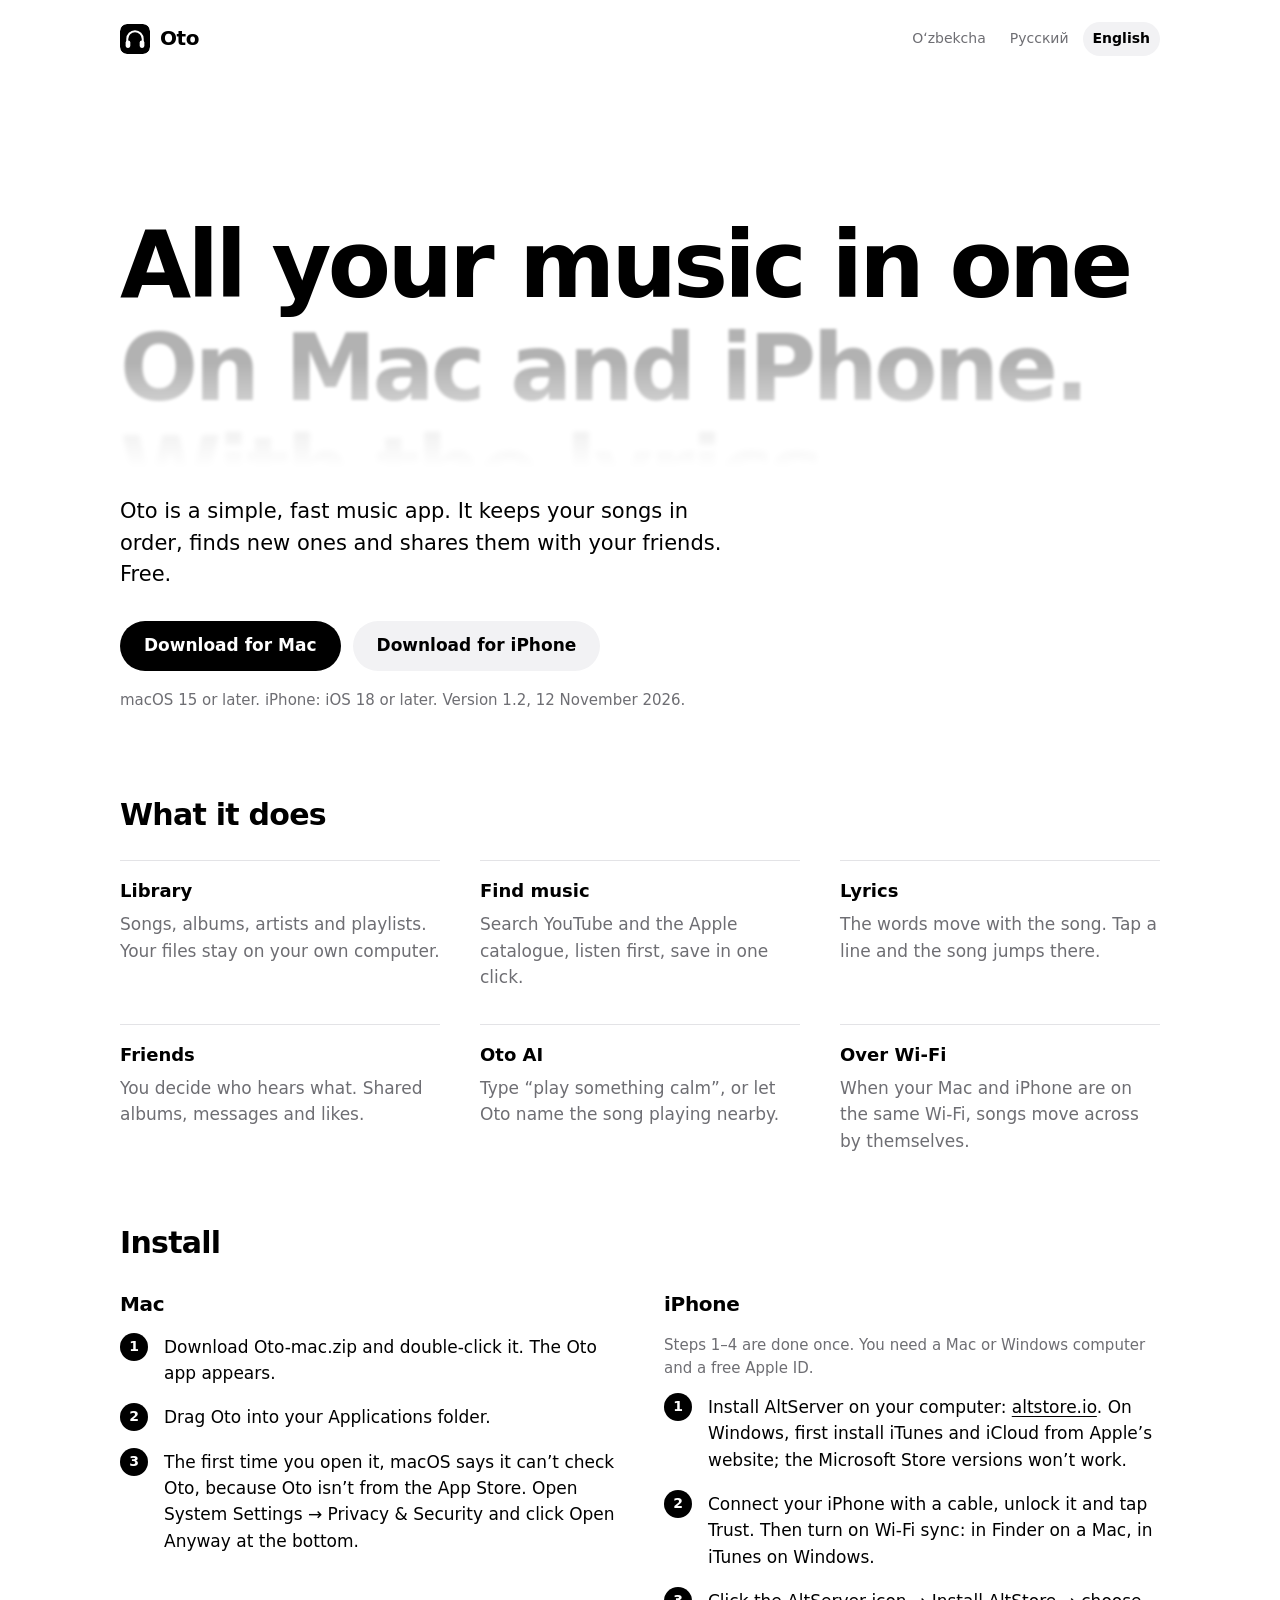
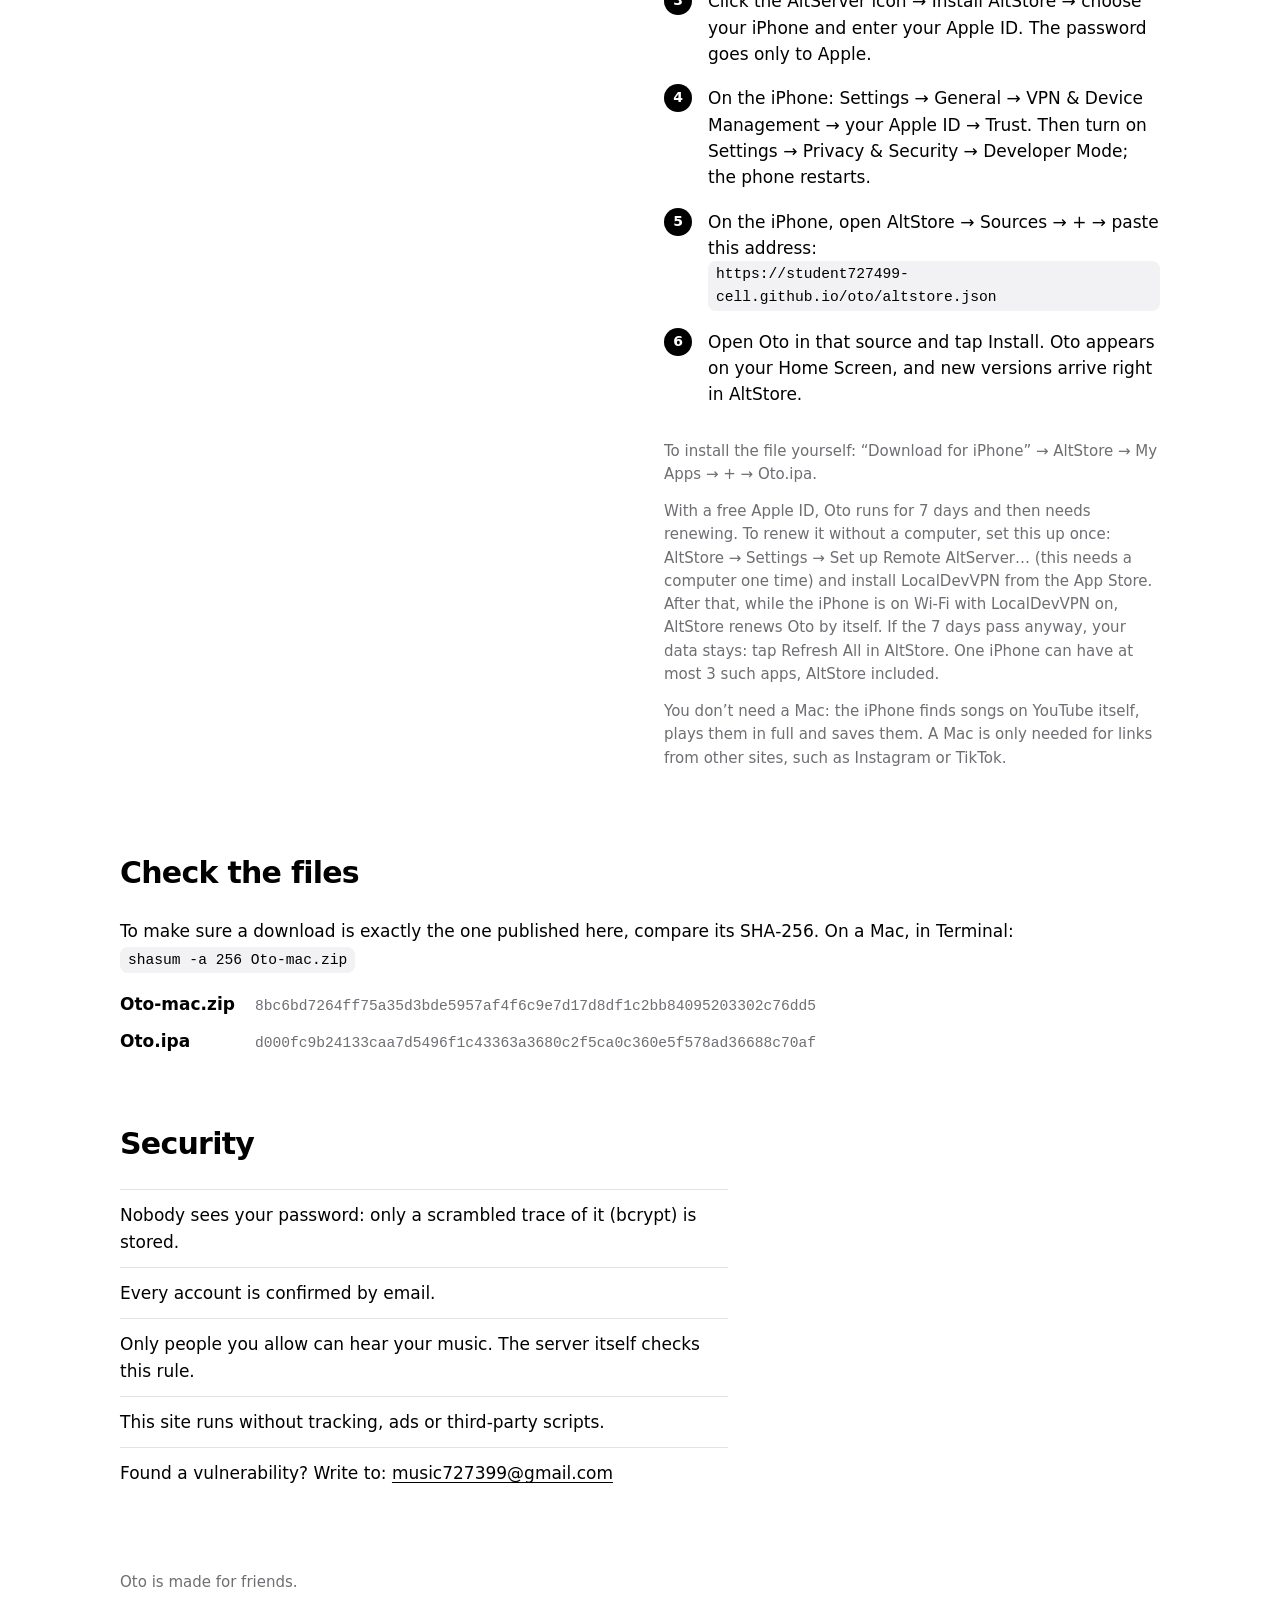
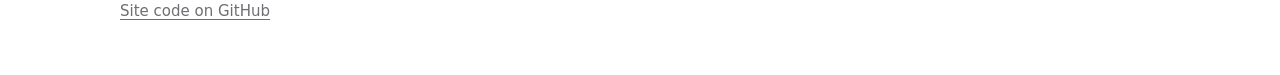
<file: index.html>
<!doctype html>
<html lang="uz">
<head>
  <meta charset="utf-8">
  <meta name="viewport" content="width=device-width, initial-scale=1">
  <meta http-equiv="Content-Security-Policy" content="default-src 'none'; script-src 'self'; style-src 'self'; img-src 'self'; connect-src 'self'; base-uri 'none'; form-action 'none'">
  <meta name="referrer" content="no-referrer">
  <meta name="color-scheme" content="light dark">
  <title data-i18n="title">Oto — Mac va iPhone uchun musiqa ilovasi</title>
  <meta name="description" content="Oto — oddiy va tez musiqa ilovasi: kutubxona, qoʻshiq matni, doʻstlar bilan ulashish. Mac va iPhone uchun bepul.">
  <link rel="icon" href="assets/icon.svg" type="image/svg+xml">
  <link rel="stylesheet" href="assets/style.css">
  <script src="assets/i18n.js" defer></script>
  <script src="assets/site.js" defer></script>
</head>
<body>
  <header class="top">
    <a class="brand" href="./"><img src="assets/icon.svg" alt="" width="30" height="30"><span>Oto</span></a>
    <nav class="langs" data-i18n-label="language" aria-label="Til">
      <button type="button" data-lang="uz" lang="uz">Oʻzbekcha</button>
      <button type="button" data-lang="ru" lang="ru">Русский</button>
      <button type="button" data-lang="en" lang="en">English</button>
    </nav>
  </header>

  <main>
    <section class="hero">
      <h1 class="sr-only" data-i18n="title">Oto — Mac va iPhone uchun musiqa ilovasi</h1>
      <div class="lyrics" aria-hidden="true">
        <ol>
          <li data-i18n="lyric1">Musiqangiz bitta joyda.</li>
          <li data-i18n="lyric2">Mac va iPhone’da.</li>
          <li data-i18n="lyric3">Soʻzlari bilan birga.</li>
          <li data-i18n="lyric4">Doʻstlaringiz bilan.</li>
          <li data-i18n="lyric5">Reklamasiz.</li>
        </ol>
      </div>
      <p class="lead" data-i18n="lead">Oto — oddiy va tez musiqa ilovasi. Qoʻshiqlaringizni tartibda saqlaydi, yangilarini topib beradi va doʻstlaringiz bilan ulashadi. Bepul.</p>
      <div class="actions">
        <a class="button primary" href="download/Oto-mac.zip" download data-i18n="downloadMac">Mac uchun yuklab olish</a>
        <a class="button" href="download/Oto.ipa" download data-i18n="downloadIphone">iPhone uchun yuklab olish</a>
      </div>
      <p class="fine"><span data-i18n="requirements">macOS 15 yoki yangisi. iPhone uchun iOS 18 yoki yangisi.</span> <span id="version"></span></p>
    </section>

    <section aria-labelledby="features-title">
      <h2 id="features-title" data-i18n="featuresTitle">Nima qila oladi</h2>
      <dl class="features">
        <div><dt data-i18n="f1t">Kutubxona</dt><dd data-i18n="f1d">Qoʻshiqlar, albomlar, ijrochilar va pleylistlar. Fayllar oʻz kompyuteringizda turadi.</dd></div>
        <div><dt data-i18n="f2t">Musiqa topish</dt><dd data-i18n="f2d">YouTube va Apple katalogidan qidiring, eshitib koʻring va bir bosishda saqlang.</dd></div>
        <div><dt data-i18n="f3t">Qoʻshiq matni</dt><dd data-i18n="f3d">Soʻzlar qoʻshiq bilan birga yuradi. Qatorni bossangiz, qoʻshiq oʻsha joydan davom etadi.</dd></div>
        <div><dt data-i18n="f4t">Doʻstlar</dt><dd data-i18n="f4d">Kim nimani eshitishini oʻzingiz tanlaysiz. Umumiy albomlar, xabarlar va layklar.</dd></div>
        <div><dt data-i18n="f5t">Oto AI</dt><dd data-i18n="f5d">“Sokin bir narsa qoʻy” deb yozing yoki atrofda chalinayotgan qoʻshiqni tanittiring.</dd></div>
        <div><dt data-i18n="f6t">Wi‑Fi orqali</dt><dd data-i18n="f6d">Mac va iPhone bitta Wi‑Fi’da boʻlsa, qoʻshiqlar oʻzi koʻchadi.</dd></div>
      </dl>
    </section>

    <section aria-labelledby="install-title">
      <h2 id="install-title" data-i18n="installTitle">Oʻrnatish</h2>
      <div class="columns">
        <div>
          <h3>Mac</h3>
          <ol class="steps">
            <li data-i18n="mac1">Oto-mac.zip faylini yuklab oling va ustiga ikki marta bosing. Oto ilovasi paydo boʻladi.</li>
            <li data-i18n="mac2">Oto’ni Applications papkasiga torting.</li>
            <li data-i18n="mac3">Birinchi ochishda macOS Oto’ni tekshira olmasligini aytadi, chunki Oto App Store’dan emas. System Settings → Privacy &amp; Security boʻlimining pastida Open Anyway’ni bosing.</li>
          </ol>
        </div>
        <div>
          <h3>iPhone</h3>
          <p class="fine" data-i18n="iosIntro">1–4-qadamlar bir marta qilinadi. Buning uchun Mac yoki Windows kompyuter va bepul Apple ID kerak.</p>
          <ol class="steps">
            <li><span data-i18n="ios1">Kompyuterga AltServer’ni oʻrnating:</span> <a href="https://altstore.io" rel="noopener noreferrer">altstore.io</a>. <span data-i18n="ios1win">Windows’da avval iTunes va iCloud’ni Apple saytidan oʻrnating, Microsoft Store’dagisi toʻgʻri kelmaydi.</span></li>
            <li data-i18n="ios2">iPhone’ni kabel bilan ulang, qulfini oching va Trust’ni bosing. Keyin Wi‑Fi sync’ni yoqing: Mac’da Finder’da, Windows’da iTunes’da.</li>
            <li data-i18n="ios3">AltServer belgisini bosing → Install AltStore → iPhone’ingizni tanlang va Apple ID’ingizni kiriting. Parol faqat Apple’ga yuboriladi.</li>
            <li data-i18n="ios4">iPhone’da: Settings → General → VPN &amp; Device Management → Apple ID’ingiz → Trust. Keyin Settings → Privacy &amp; Security → Developer Mode’ni yoqing, telefon qayta yonadi.</li>
            <li><span data-i18n="ios5">iPhone’da AltStore’ni oching → Sources → + → shu manzilni qoʻying:</span> <code class="command">https://student727499-cell.github.io/oto/altstore.json</code></li>
            <li data-i18n="ios6">Shu manbadagi Oto’ni oching va Install’ni bosing. Oto bosh ekranda paydo boʻladi, yangi versiyalari ham AltStore’ning oʻzida chiqadi.</li>
          </ol>
          <p class="fine" data-i18n="iosManual">Faylni oʻzingiz oʻrnatmoqchi boʻlsangiz: «iPhone uchun yuklab olish» → AltStore → My Apps → + → Oto.ipa.</p>
          <p class="fine" data-i18n="iosNote">Bepul Apple ID bilan Oto 7 kun ishlaydi, keyin uni yangilash kerak. Kompyutersiz yangilab turish uchun bir marta sozlang: AltStore → Settings → Set up Remote AltServer… (bunga bir marta kompyuter kerak boʻladi) va App Store’dan LocalDevVPN’ni oʻrnating. Shundan keyin iPhone Wi‑Fi’da va LocalDevVPN yoqiq boʻlsa, AltStore Oto’ni oʻzi yangilaydi. Muddat oʻtib ketsa ham maʼlumotlar oʻchmaydi: AltStore’da Refresh All’ni bosing. Bitta iPhone’da bunday ilovalar 3 tadan oshmaydi, AltStore ham shulardan biri.</p>
          <p class="fine" data-i18n="iosMac">Mac shart emas: iPhone YouTube’dan qoʻshiqni oʻzi topadi, toʻliq chaladi va saqlaydi. Mac faqat Instagram, TikTok kabi boshqa saytlardagi havolalar uchun kerak.</p>
        </div>
      </div>
    </section>

    <section id="verify" aria-labelledby="verify-title" hidden>
      <h2 id="verify-title" data-i18n="checksumTitle">Fayl toʻgʻriligini tekshirish</h2>
      <p><span data-i18n="checksumText">Yuklab olingan fayl shu yerdagi bilan aynan bir xil ekanini SHA‑256 orqali tekshirish mumkin. Mac’da Terminal’da:</span> <code class="command">shasum -a 256 Oto-mac.zip</code></p>
      <dl class="sums">
        <dt>Oto-mac.zip</dt><dd><code id="sum-mac">—</code></dd>
        <dt>Oto.ipa</dt><dd><code id="sum-ios">—</code></dd>
      </dl>
    </section>

    <section aria-labelledby="security-title">
      <h2 id="security-title" data-i18n="securityTitle">Xavfsizlik</h2>
      <ul class="plain">
        <li data-i18n="s1">Parolingizni hech kim koʻrmaydi: u faqat shifrlangan izi (bcrypt) koʻrinishida saqlanadi.</li>
        <li data-i18n="s2">Har bir akkaunt email orqali tasdiqlanadi.</li>
        <li data-i18n="s3">Musiqangizni faqat siz ruxsat bergan odamlar eshitadi. Bu qoidani serverning oʻzi tekshiradi.</li>
        <li data-i18n="s4">Bu sayt kuzatuv, reklama va begona skriptlarsiz ishlaydi.</li>
        <li><span data-i18n="s5">Zaiflik topsangiz, shu manzilga yozing:</span> <a href="mailto:music727399@gmail.com">music727399@gmail.com</a></li>
      </ul>
    </section>
  </main>

  <footer class="foot">
    <p data-i18n="footer">Oto doʻstlar uchun qilingan.</p>
    <p><a href="https://github.com/student727499-cell/oto" data-i18n="footerSource">Sayt kodi GitHub’da</a></p>
  </footer>
</body>
</html>
</file>
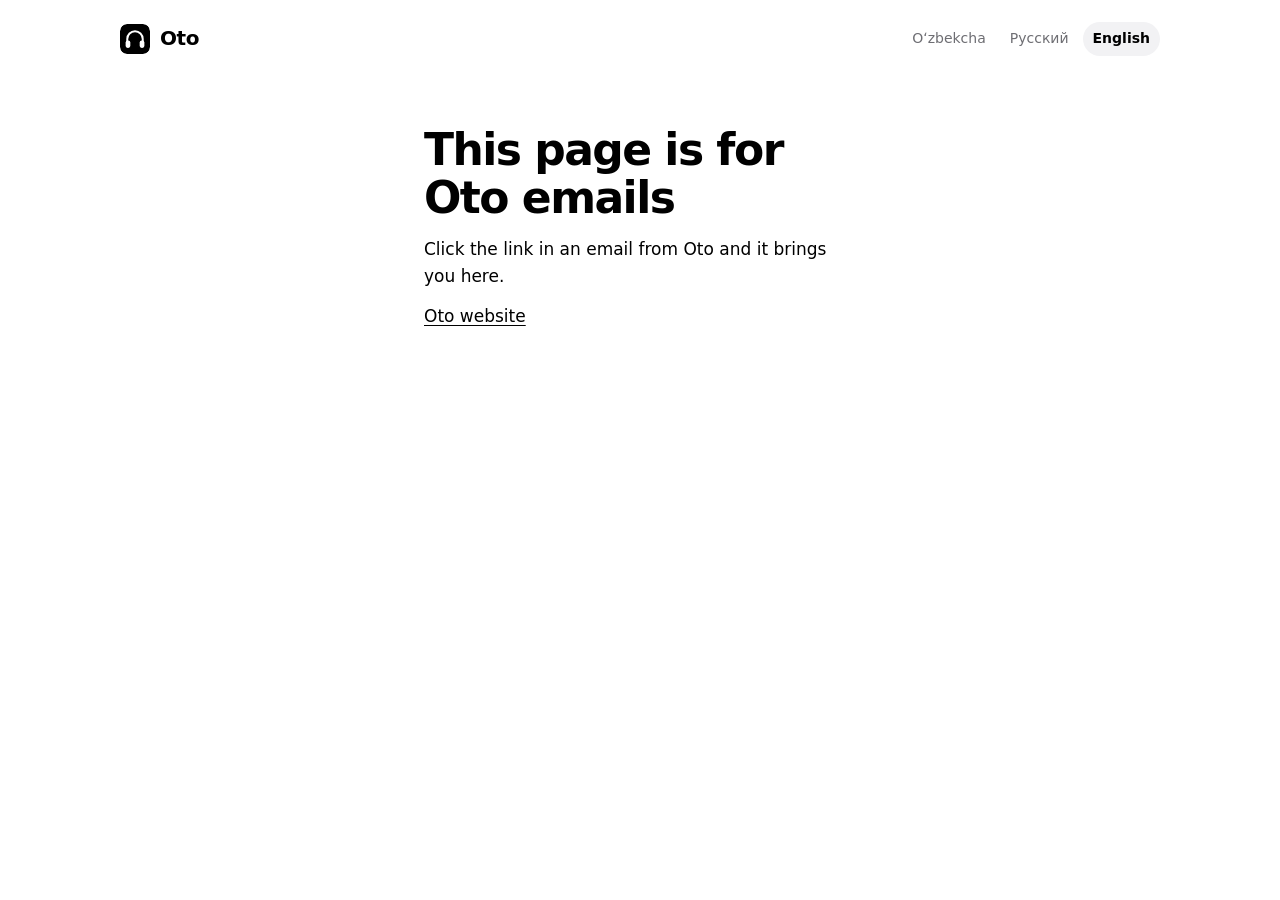
<file: auth/index.html>
<!doctype html>
<html lang="uz">
<head>
  <meta charset="utf-8">
  <meta name="viewport" content="width=device-width, initial-scale=1">
  <meta http-equiv="Content-Security-Policy" content="default-src 'none'; script-src 'self'; style-src 'self'; img-src 'self'; connect-src https://xsahhqwlghqfkrlqjylj.supabase.co; base-uri 'none'; form-action 'none'">
  <meta name="referrer" content="no-referrer">
  <meta name="robots" content="noindex, nofollow">
  <meta name="color-scheme" content="light dark">
  <title data-i18n="authTitle">Oto akkaunti</title>
  <link rel="icon" href="../assets/icon.svg" type="image/svg+xml">
  <link rel="stylesheet" href="../assets/style.css">
  <script src="../assets/i18n.js" defer></script>
  <script src="../assets/auth.js" defer></script>
</head>
<body>
  <header class="top">
    <a class="brand" href="../"><img src="../assets/icon.svg" alt="" width="30" height="30"><span>Oto</span></a>
    <nav class="langs" data-i18n-label="language" aria-label="Til">
      <button type="button" data-lang="uz" lang="uz">Oʻzbekcha</button>
      <button type="button" data-lang="ru" lang="ru">Русский</button>
      <button type="button" data-lang="en" lang="en">English</button>
    </nav>
  </header>

  <main class="account" aria-live="polite">
    <div data-state="checking">
      <h1 data-i18n="checking" tabindex="-1">Havola tekshirilmoqda…</h1>
      <noscript><p data-i18n="noscript">Bu sahifa ishlashi uchun brauzerda JavaScript yoqilgan boʻlishi kerak.</p></noscript>
    </div>

    <div data-state="confirmed" hidden>
      <div class="mark" aria-hidden="true"><svg viewBox="0 0 24 24" fill="none" stroke="currentColor" stroke-width="2.6" stroke-linecap="round" stroke-linejoin="round"><path d="M5 12.5l4.5 4.5L19 7.5"/></svg></div>
      <h1 data-i18n="confirmedTitle" tabindex="-1">Email tasdiqlandi</h1>
      <p data-i18n="confirmedText">Endi Oto’ga qayting. Ilova ochiq boʻlsa, oʻzi kiradi. Ochiq boʻlmasa, email va parolingiz bilan kiring.</p>
    </div>

    <div data-state="password" hidden>
      <h1 data-i18n="passwordTitle" tabindex="-1">Yangi parol</h1>
      <p data-i18n="passwordText">Oto akkauntingiz uchun yangi parol oʻylab toping. Boshqa joylarda ishlatmaydigan parol boʻlgani maʼqul.</p>
      <p class="who" id="who" hidden></p>
      <form id="password-form" novalidate>
        <input type="email" id="username" name="username" autocomplete="username" hidden readonly>
        <label class="field">
          <span data-i18n="newPassword">Yangi parol</span>
          <input type="password" id="password" name="password" autocomplete="new-password" minlength="8" maxlength="72" required spellcheck="false">
        </label>
        <label class="field">
          <span data-i18n="repeatPassword">Yana bir marta</span>
          <input type="password" id="repeat" name="repeat" autocomplete="new-password" minlength="8" maxlength="72" required spellcheck="false">
        </label>
        <div class="row">
          <span class="fine" data-i18n="rule">Kamida 8 belgi, harf va raqam bilan.</span>
          <button type="button" class="link-button" id="reveal" data-i18n="show" aria-controls="password repeat" aria-pressed="false">Koʻrsatish</button>
        </div>
        <p class="error" id="error" role="alert"></p>
        <button type="submit" class="button primary" id="save" data-i18n="save">Parolni saqlash</button>
      </form>
    </div>

    <div data-state="saved" hidden>
      <div class="mark" aria-hidden="true"><svg viewBox="0 0 24 24" fill="none" stroke="currentColor" stroke-width="2.6" stroke-linecap="round" stroke-linejoin="round"><path d="M5 12.5l4.5 4.5L19 7.5"/></svg></div>
      <h1 data-i18n="savedTitle" tabindex="-1">Parol saqlandi</h1>
      <p data-i18n="savedText">Endi Oto’da emailingiz va yangi parolingiz bilan kiring.</p>
    </div>

    <div data-state="emailChanged" hidden>
      <div class="mark" aria-hidden="true"><svg viewBox="0 0 24 24" fill="none" stroke="currentColor" stroke-width="2.6" stroke-linecap="round" stroke-linejoin="round"><path d="M5 12.5l4.5 4.5L19 7.5"/></svg></div>
      <h1 data-i18n="emailChangedTitle" tabindex="-1">Email oʻzgartirildi</h1>
      <p data-i18n="emailChangedText">Oto’ga yangi email bilan kiring.</p>
    </div>

    <div data-state="expired" hidden>
      <h1 data-i18n="expiredTitle" tabindex="-1">Havola eskirgan</h1>
      <p data-i18n="expiredText">Bu havola ishlatib boʻlingan yoki muddati oʻtgan.</p>
    </div>

    <div data-state="error" hidden>
      <h1 data-i18n="errorTitle" tabindex="-1">Havola ishlamadi</h1>
      <p data-i18n="errorText">Oto’da yangi havola soʻrang va eng oxirgi kelgan xatdagi havolani oching.</p>
    </div>

    <div data-state="empty" hidden>
      <h1 data-i18n="emptyTitle" tabindex="-1">Bu sahifa Oto xatlari uchun</h1>
      <p data-i18n="emptyText">Oto yuborgan xatdagi havolani bosing, u sizni shu yerga olib keladi.</p>
      <p><a href="../" data-i18n="home">Oto sayti</a></p>
    </div>
  </main>
</body>
</html>
</file>
<file: assets/style.css>
/* Oto website: black and white like the app, set in the system typeface the app uses. */

:root {
  --paper: #ffffff;
  --ink: #000000;
  --mute: #6e6e73;
  --line: #e3e3e6;
  --soft: #f2f2f4;
  --soft-hover: #e8e8eb;
  --danger: #b42318;
  --measure: 38rem;
  --page: 68rem;
  --gutter: 24px;
  color-scheme: light;
}

@media (prefers-color-scheme: dark) {
  :root {
    --paper: #000000;
    --ink: #ffffff;
    --mute: #a1a1a6;
    --line: #2b2b2e;
    --soft: #1c1c1e;
    --soft-hover: #2a2a2d;
    --danger: #ff7b6e;
    color-scheme: dark;
  }
}

*,
*::before,
*::after {
  box-sizing: border-box;
}

html {
  -webkit-text-size-adjust: 100%;
  text-size-adjust: 100%;
}

body {
  margin: 0;
  background: var(--paper);
  color: var(--ink);
  font-family: -apple-system, BlinkMacSystemFont, "SF Pro Text", "SF Pro Display", system-ui, "Segoe UI", Roboto, "Helvetica Neue", Arial, sans-serif;
  font-size: 17px;
  line-height: 1.55;
  -webkit-font-smoothing: antialiased;
}

a {
  color: inherit;
  text-underline-offset: 0.18em;
  text-decoration-thickness: 1px;
}

a:hover {
  text-decoration-thickness: 2px;
}

:focus-visible {
  outline: 2px solid var(--ink);
  outline-offset: 3px;
  border-radius: 4px;
}

code {
  font-family: ui-monospace, "SF Mono", Menlo, Consolas, monospace;
  font-size: 0.86em;
}

/* Headings get focus from script so screen readers announce a new step; no ring for that. */
[tabindex="-1"]:focus {
  outline: none;
}

.sr-only {
  position: absolute;
  width: 1px;
  height: 1px;
  margin: -1px;
  padding: 0;
  overflow: hidden;
  clip: rect(0 0 0 0);
  white-space: nowrap;
  border: 0;
}

/* Top bar ---------------------------------------------------------------------------------- */

.top {
  max-width: var(--page);
  margin: 0 auto;
  padding: 22px var(--gutter);
  display: flex;
  align-items: center;
  justify-content: space-between;
  gap: 16px;
}

.brand {
  display: inline-flex;
  align-items: center;
  gap: 10px;
  font-size: 20px;
  font-weight: 700;
  letter-spacing: -0.02em;
  text-decoration: none;
}

.brand img {
  display: block;
  border-radius: 7px;
}

@media (prefers-color-scheme: dark) {
  .brand img {
    box-shadow: 0 0 0 1px var(--line);
  }
}

.langs {
  display: flex;
  gap: 4px;
}

.langs button {
  appearance: none;
  border: 0;
  background: transparent;
  color: var(--mute);
  font: inherit;
  font-size: 14px;
  padding: 6px 10px;
  border-radius: 999px;
  cursor: pointer;
}

.langs button:hover {
  color: var(--ink);
}

.langs button[aria-pressed="true"] {
  color: var(--ink);
  background: var(--soft);
  font-weight: 600;
}

/* Page ------------------------------------------------------------------------------------- */

main,
.foot {
  max-width: var(--page);
  margin: 0 auto;
  padding: 0 var(--gutter);
}

section {
  padding: 72px 0 0;
}

h2 {
  margin: 0 0 28px;
  font-size: 30px;
  line-height: 1.15;
  font-weight: 700;
  letter-spacing: -0.025em;
}

h3 {
  margin: 0 0 14px;
  font-size: 20px;
  font-weight: 700;
  letter-spacing: -0.015em;
}

p {
  margin: 0 0 14px;
}

.fine {
  color: var(--mute);
  font-size: 15px;
}

/* Hero: the lines move like synced lyrics in the app ---------------------------------------- */

.hero {
  padding-top: 40px;
}

.lyrics {
  --line-height: 1.12em;
  font-size: clamp(40px, 7.4vw, 92px);
  font-weight: 800;
  letter-spacing: -0.04em;
  line-height: var(--line-height);
  height: calc(var(--line-height) * 3.4);
  overflow: hidden;
  -webkit-mask-image: linear-gradient(to bottom, transparent 0, #000 22%, #000 70%, transparent 100%);
  mask-image: linear-gradient(to bottom, transparent 0, #000 22%, #000 70%, transparent 100%);
  margin: 0 0 28px;
  user-select: none;
}

.lyrics ol {
  list-style: none;
  margin: 0;
  padding: 0;
  transition: transform 0.8s cubic-bezier(0.22, 0.8, 0.24, 1);
}

.lyrics li {
  white-space: nowrap;
  transition: opacity 0.8s ease, filter 0.8s ease;
  opacity: 0.12;
  filter: blur(3.5px);
}

.lyrics li[data-d="0"] {
  opacity: 1;
  filter: none;
}

.lyrics li[data-d="1"] {
  opacity: 0.3;
  filter: blur(1.4px);
}

.lyrics li[data-d="2"] {
  opacity: 0.16;
  filter: blur(2.6px);
}

.lyrics.still ol,
.lyrics.still li {
  transition: none;
}

.lead {
  max-width: var(--measure);
  font-size: 21px;
  line-height: 1.5;
  margin-bottom: 30px;
}

.actions {
  display: flex;
  flex-wrap: wrap;
  gap: 12px;
  margin-bottom: 18px;
}

.button {
  display: inline-flex;
  align-items: center;
  justify-content: center;
  min-height: 50px;
  padding: 0 24px;
  border-radius: 999px;
  background: var(--soft);
  color: var(--ink);
  font-weight: 600;
  font-size: 17px;
  text-decoration: none;
  border: 0;
  cursor: pointer;
  font-family: inherit;
}

.button:hover {
  background: var(--soft-hover);
  text-decoration: none;
}

.button.primary {
  background: var(--ink);
  color: var(--paper);
}

.button.primary:hover {
  opacity: 0.86;
}

.button[aria-disabled="true"],
.button:disabled {
  opacity: 0.45;
  cursor: default;
}

/* Features --------------------------------------------------------------------------------- */

.features {
  display: grid;
  grid-template-columns: repeat(3, minmax(0, 1fr));
  gap: 34px 40px;
  margin: 0;
}

.features div {
  border-top: 1px solid var(--line);
  padding-top: 16px;
}

.features dt {
  font-weight: 700;
  font-size: 18px;
  margin-bottom: 6px;
}

.features dd {
  margin: 0;
  color: var(--mute);
}

/* Install: real steps, so they are numbered ------------------------------------------------ */

.columns {
  display: grid;
  grid-template-columns: repeat(2, minmax(0, 1fr));
  gap: 48px;
}

.steps {
  list-style: none;
  counter-reset: step;
  margin: 0 0 14px;
  padding: 0;
}

.steps li {
  counter-increment: step;
  position: relative;
  padding: 0 0 18px 44px;
  max-width: var(--measure);
}

.steps li::before {
  content: counter(step);
  position: absolute;
  left: 0;
  top: -1px;
  width: 28px;
  height: 28px;
  border-radius: 50%;
  background: var(--ink);
  color: var(--paper);
  font-size: 14px;
  font-weight: 700;
  display: grid;
  place-items: center;
}

/* Checksums -------------------------------------------------------------------------------- */

.sums {
  display: grid;
  grid-template-columns: max-content minmax(0, 1fr);
  gap: 10px 20px;
  margin: 18px 0 0;
}

.sums dt {
  font-weight: 600;
}

.sums dd {
  margin: 0;
  color: var(--mute);
  overflow-wrap: anywhere;
}

.command {
  display: inline-block;
  background: var(--soft);
  border-radius: 8px;
  padding: 2px 8px;
  overflow-wrap: anywhere;
  user-select: all;
}

/* Security --------------------------------------------------------------------------------- */

.plain {
  list-style: none;
  margin: 0;
  padding: 0;
  max-width: var(--measure);
}

.plain li {
  padding: 12px 0;
  border-top: 1px solid var(--line);
}

/* Footer ----------------------------------------------------------------------------------- */

.foot {
  padding-top: 72px;
  padding-bottom: 48px;
  color: var(--mute);
  font-size: 15px;
}

.foot p {
  margin: 0 0 6px;
}

/* Account page ----------------------------------------------------------------------------- */

.account {
  max-width: 30rem;
  padding-top: 48px;
  padding-bottom: 72px;
}

.account h1 {
  margin: 0 0 14px;
  font-size: clamp(32px, 6vw, 44px);
  line-height: 1.1;
  font-weight: 800;
  letter-spacing: -0.035em;
}

.account [data-state] {
  animation: arrive 0.35s ease both;
}

@keyframes arrive {
  from {
    opacity: 0;
    transform: translateY(6px);
  }
  to {
    opacity: 1;
    transform: none;
  }
}

.who {
  font-weight: 600;
  overflow-wrap: anywhere;
}

.field {
  display: block;
  margin: 18px 0 0;
}

.field span {
  display: block;
  font-size: 15px;
  font-weight: 600;
  margin-bottom: 6px;
}

.field input {
  width: 100%;
  min-height: 50px;
  padding: 0 16px;
  border-radius: 12px;
  border: 1px solid var(--line);
  background: var(--paper);
  color: var(--ink);
  font: inherit;
}

.field input:focus-visible {
  outline: 2px solid var(--ink);
  outline-offset: 1px;
}

.row {
  display: flex;
  align-items: center;
  justify-content: space-between;
  gap: 12px;
  margin-top: 10px;
}

.link-button {
  appearance: none;
  border: 0;
  background: none;
  color: var(--ink);
  font: inherit;
  font-size: 15px;
  text-decoration: underline;
  text-underline-offset: 0.18em;
  cursor: pointer;
  padding: 4px 0;
}

.error {
  color: var(--danger);
  font-weight: 600;
  margin: 16px 0 0;
  min-height: 1.55em;
}

.account .button {
  width: 100%;
  margin-top: 18px;
}

.mark {
  width: 56px;
  height: 56px;
  border-radius: 50%;
  background: var(--ink);
  color: var(--paper);
  display: grid;
  place-items: center;
  margin-bottom: 22px;
}

.mark svg {
  width: 28px;
  height: 28px;
}

/* Small screens ---------------------------------------------------------------------------- */

@media (max-width: 760px) {
  :root {
    --gutter: 16px;
  }

  section {
    padding-top: 56px;
  }

  .features {
    grid-template-columns: minmax(0, 1fr);
    gap: 22px;
  }

  .columns {
    grid-template-columns: minmax(0, 1fr);
    gap: 28px;
  }

  .lead {
    font-size: 19px;
  }

  .actions .button {
    flex: 1 1 100%;
  }

  .lyrics {
    font-size: clamp(30px, 9vw, 44px);
    height: calc(var(--line-height) * 4.6);
  }

  .lyrics li {
    white-space: normal;
  }

  .sums {
    grid-template-columns: minmax(0, 1fr);
    gap: 4px;
  }

  .sums dd {
    margin-bottom: 12px;
  }
}

@media (min-width: 761px) and (max-width: 1000px) {
  .features {
    grid-template-columns: repeat(2, minmax(0, 1fr));
  }
}

@media (prefers-reduced-motion: reduce) {
  .lyrics {
    height: auto;
    -webkit-mask-image: none;
    mask-image: none;
  }

  .lyrics li,
  .lyrics li[data-d] {
    opacity: 1;
    filter: none;
    transition: none;
  }

  .lyrics li[aria-hidden="true"] {
    display: none;
  }

  .account [data-state] {
    animation: none;
  }
}
</file>
